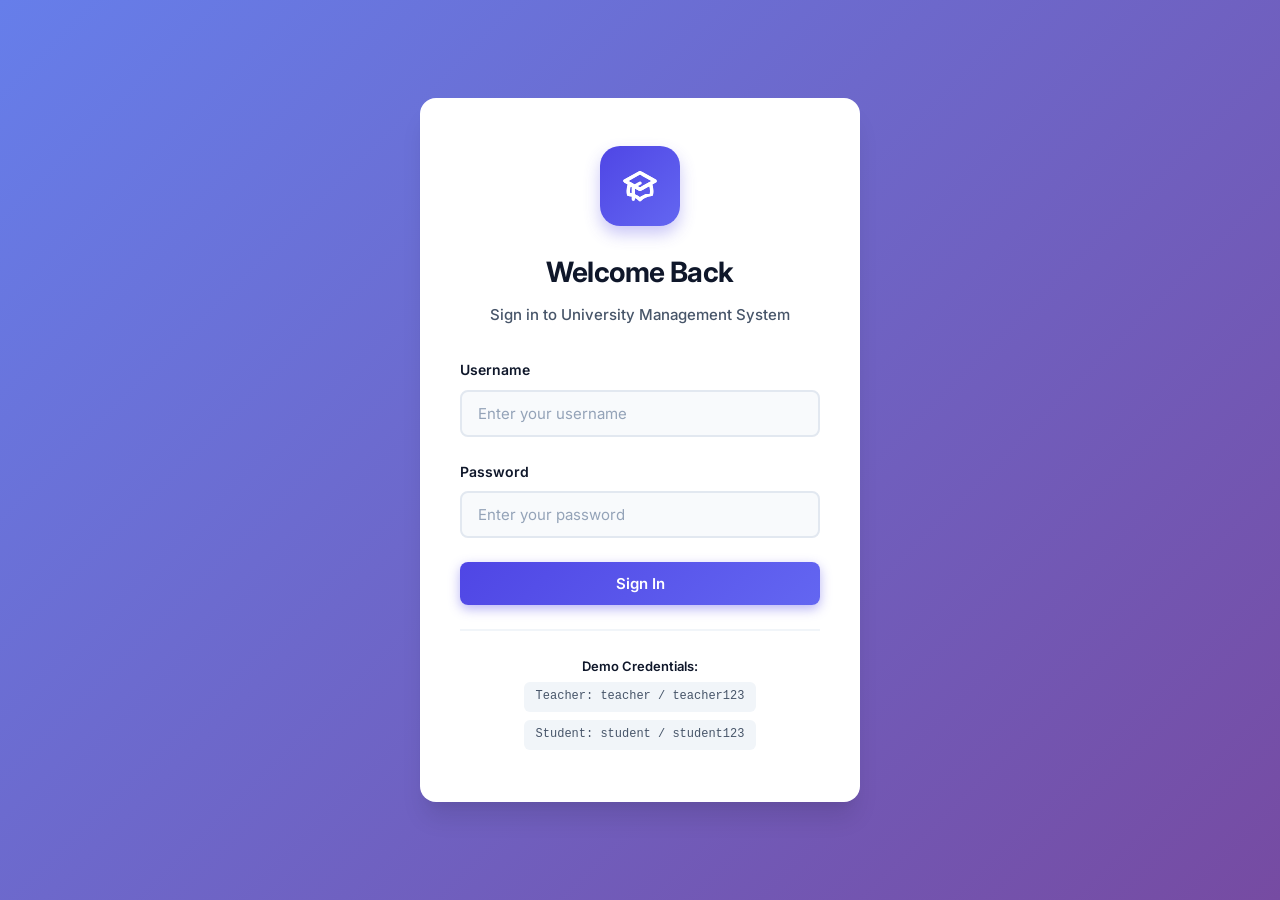
<file: src/main/resources/static/index.html>
<!DOCTYPE html>
<html lang="en">
<head>
    <meta charset="UTF-8">
    <meta name="viewport" content="width=device-width, initial-scale=1.0">
    <title>Login - University Management System</title>
    <link rel="preconnect" href="https://fonts.googleapis.com">
    <link rel="preconnect" href="https://fonts.gstatic.com" crossorigin>
    <link href="https://fonts.googleapis.com/css2?family=Inter:wght@400;500;600;700&display=swap" rel="stylesheet">
    <link rel="stylesheet" href="css/style.css">
</head>
<body>
<div class="login-container">
    <div class="login-card">
        <div class="login-header">
            <div class="login-logo">
                <svg xmlns="http://www.w3.org/2000/svg" fill="none" viewBox="0 0 24 24" stroke="currentColor">
                    <path stroke-linecap="round" stroke-linejoin="round" stroke-width="2" d="M12 14l9-5-9-5-9 5 9 5z"/>
                    <path stroke-linecap="round" stroke-linejoin="round" stroke-width="2" d="M12 14l6.16-3.422a12.083 12.083 0 01.665 6.479A11.952 11.952 0 0012 20.055a11.952 11.952 0 00-6.824-2.998 12.078 12.078 0 01.665-6.479L12 14z"/>
                    <path stroke-linecap="round" stroke-linejoin="round" stroke-width="2" d="M12 14l9-5-9-5-9 5 9 5zm0 0l6.16-3.422a12.083 12.083 0 01.665 6.479A11.952 11.952 0 0012 20.055a11.952 11.952 0 00-6.824-2.998 12.078 12.078 0 01.665-6.479L12 14zm-4 6v-7.5l4-2.222"/>
                </svg>
            </div>
            <h1 class="login-title">Welcome Back</h1>
            <p class="login-subtitle">Sign in to University Management System</p>
        </div>

        <form id="loginForm">
            <div id="alertContainer"></div>

            <div class="form-group">
                <label class="form-label" for="username">Username</label>
                <input type="text" id="username" class="form-input" placeholder="Enter your username" required>
            </div>

            <div class="form-group">
                <label class="form-label" for="password">Password</label>
                <input type="password" id="password" class="form-input" placeholder="Enter your password" required>
            </div>

            <button type="submit" class="btn btn-primary btn-block">
                Sign In
            </button>
        </form>

        <div class="demo-credentials">
            <p>
                <strong>Demo Credentials:</strong><br>
                <span class="credential-item">Teacher: teacher / teacher123</span><br>
                <span class="credential-item">Student: student / student123</span>
            </p>
        </div>
    </div>
</div>

<script>
    // Store credentials for API calls
    let authCredentials = '';

    document.getElementById('loginForm').addEventListener('submit', async function(e) {
        e.preventDefault();

        const username = document.getElementById('username').value;
        const password = document.getElementById('password').value;
        const alertContainer = document.getElementById('alertContainer');

        // Clear previous alerts
        alertContainer.innerHTML = '';

        try {
            const response = await fetch('/api/auth/login', {
                method: 'POST',
                headers: {
                    'Content-Type': 'application/json'
                },
                body: JSON.stringify({ username, password })
            });

            const data = await response.json();

            if (response.ok && data.success) {
                // Create base64 credentials for subsequent API calls
                authCredentials = btoa(username + ':' + password);
                
                // Store credentials and role in session storage
                sessionStorage.setItem('authCredentials', authCredentials);
                sessionStorage.setItem('role', data.role);
                sessionStorage.setItem('username', data.username);
                sessionStorage.setItem('id', data.id);
                if (data.studentId) {
                    sessionStorage.setItem('studentId', data.studentId);
                }
                if (data.teacherId) {
                    sessionStorage.setItem('teacherId', data.teacherId);
                }

                // Redirect based on role
                if (data.role === 'TEACHER') {
                    window.location.href = '/teacher/dashboard.html';
                } else if (data.role === 'STUDENT') {
                    window.location.href = '/student/dashboard.html';
                } else {
                    window.location.href = '/dashboard.html';
                }
            } else {
                alertContainer.innerHTML = `
                    <div class="alert alert-danger">
                        <svg xmlns="http://www.w3.org/2000/svg" width="20" height="20" fill="none" viewBox="0 0 24 24" stroke="currentColor">
                            <path stroke-linecap="round" stroke-linejoin="round" stroke-width="2" d="M12 8v4m0 4h.01M21 12a9 9 0 11-18 0 9 9 0 0118 0z"/>
                        </svg>
                        ${data.message || 'Invalid username or password'}
                    </div>
                `;
            }
        } catch (error) {
            alertContainer.innerHTML = `
                <div class="alert alert-danger">
                    <svg xmlns="http://www.w3.org/2000/svg" width="20" height="20" fill="none" viewBox="0 0 24 24" stroke="currentColor">
                        <path stroke-linecap="round" stroke-linejoin="round" stroke-width="2" d="M12 8v4m0 4h.01M21 12a9 9 0 11-18 0 9 9 0 0118 0z"/>
                    </svg>
                    Connection error. Please try again.
                </div>
            `;
        }
    });
</script>
</body>
</html>
</file>
<file: src/main/resources/static/css/style.css>
:root {
    --primary: #4f46e5;
    --primary-dark: #4338ca;
    --primary-light: #6366f1;
    --secondary: #64748b;
    --success: #10b981;
    --danger: #ef4444;
    --warning: #f59e0b;
    --info: #3b82f6;
    
    --bg-primary: #ffffff;
    --bg-secondary: #f8fafc;
    --bg-tertiary: #f1f5f9;
    
    --text-primary: #0f172a;
    --text-secondary: #475569;
    --text-tertiary: #94a3b8;
    
    --border: #e2e8f0;
    --border-light: #f1f5f9;
    
    --shadow-sm: 0 1px 2px 0 rgba(0, 0, 0, 0.05);
    --shadow: 0 4px 6px -1px rgba(0, 0, 0, 0.1), 0 2px 4px -1px rgba(0, 0, 0, 0.06);
    --shadow-lg: 0 10px 15px -3px rgba(0, 0, 0, 0.1), 0 4px 6px -2px rgba(0, 0, 0, 0.05);
    --shadow-xl: 0 20px 25px -5px rgba(0, 0, 0, 0.1), 0 10px 10px -5px rgba(0, 0, 0, 0.04);
    
    --radius-sm: 0.375rem;
    --radius: 0.5rem;
    --radius-lg: 0.75rem;
    --radius-xl: 1rem;
}

* {
    margin: 0;
    padding: 0;
    box-sizing: border-box;
}

body {
    font-family: 'Inter', -apple-system, BlinkMacSystemFont, 'Segoe UI', Roboto, Oxygen, Ubuntu, Cantarell, sans-serif;
    background: linear-gradient(135deg, #667eea 0%, #764ba2 100%);
    min-height: 100vh;
    display: flex;
    align-items: center;
    justify-content: center;
    padding: 20px;
    color: var(--text-primary);
    line-height: 1.6;
    -webkit-font-smoothing: antialiased;
    -moz-osx-font-smoothing: grayscale;
}

/* Login Container */
.login-container {
    width: 100%;
    max-width: 440px;
    animation: fadeInUp 0.6s ease-out;
}

@keyframes fadeInUp {
    from {
        opacity: 0;
        transform: translateY(30px);
    }
    to {
        opacity: 1;
        transform: translateY(0);
    }
}

/* Login Card */
.login-card {
    background: var(--bg-primary);
    border-radius: var(--radius-xl);
    box-shadow: var(--shadow-xl);
    padding: 48px 40px;
    backdrop-filter: blur(10px);
}

/* Login Header */
.login-header {
    text-align: center;
    margin-bottom: 32px;
}

.login-logo {
    display: inline-flex;
    align-items: center;
    justify-content: center;
    width: 80px;
    height: 80px;
    background: linear-gradient(135deg, var(--primary) 0%, var(--primary-light) 100%);
    border-radius: 20px;
    margin-bottom: 24px;
    box-shadow: 0 8px 16px rgba(79, 70, 229, 0.3);
}

.login-logo svg {
    width: 40px;
    height: 40px;
    color: white;
    stroke-width: 2;
}

.login-title {
    font-size: 28px;
    font-weight: 700;
    color: var(--text-primary);
    margin-bottom: 8px;
    letter-spacing: -0.02em;
}

.login-subtitle {
    font-size: 15px;
    color: var(--text-secondary);
    font-weight: 500;
}

/* Form Styles */
.form-group {
    margin-bottom: 24px;
}

.form-label {
    display: block;
    font-size: 14px;
    font-weight: 600;
    color: var(--text-primary);
    margin-bottom: 8px;
}

.form-input {
    width: 100%;
    padding: 12px 16px;
    font-size: 15px;
    color: var(--text-primary);
    background: var(--bg-secondary);
    border: 2px solid var(--border);
    border-radius: var(--radius);
    transition: all 0.2s ease;
    font-family: inherit;
}

.form-input:hover {
    border-color: var(--secondary);
    background: var(--bg-primary);
}

.form-input:focus {
    outline: none;
    border-color: var(--primary);
    background: var(--bg-primary);
    box-shadow: 0 0 0 4px rgba(79, 70, 229, 0.1);
}

.form-input::placeholder {
    color: var(--text-tertiary);
}

/* Button Styles */
.btn {
    display: inline-flex;
    align-items: center;
    justify-content: center;
    gap: 8px;
    padding: 12px 24px;
    font-size: 15px;
    font-weight: 600;
    border: none;
    border-radius: var(--radius);
    cursor: pointer;
    transition: all 0.2s ease;
    font-family: inherit;
    text-decoration: none;
    white-space: nowrap;
}

.btn:disabled {
    opacity: 0.5;
    cursor: not-allowed;
}

.btn-primary {
    background: linear-gradient(135deg, var(--primary) 0%, var(--primary-light) 100%);
    color: white;
    box-shadow: 0 4px 12px rgba(79, 70, 229, 0.4);
}

.btn-primary:hover:not(:disabled) {
    transform: translateY(-2px);
    box-shadow: 0 6px 16px rgba(79, 70, 229, 0.5);
}

.btn-primary:active:not(:disabled) {
    transform: translateY(0);
}

.btn-block {
    width: 100%;
}

/* Alert Styles */
.alert {
    display: flex;
    align-items: flex-start;
    gap: 12px;
    padding: 14px 16px;
    border-radius: var(--radius);
    font-size: 14px;
    font-weight: 500;
    margin-bottom: 20px;
    animation: slideDown 0.3s ease-out;
}

@keyframes slideDown {
    from {
        opacity: 0;
        transform: translateY(-10px);
    }
    to {
        opacity: 1;
        transform: translateY(0);
    }
}

.alert svg {
    flex-shrink: 0;
    margin-top: 1px;
}

.alert-danger {
    background: #fef2f2;
    color: #991b1b;
    border: 1px solid #fecaca;
}

.alert-success {
    background: #f0fdf4;
    color: #166534;
    border: 1px solid #bbf7d0;
}

.alert-info {
    background: #eff6ff;
    color: #1e40af;
    border: 1px solid #bfdbfe;
}

/* Demo Credentials Box */
.demo-credentials {
    margin-top: 24px;
    padding-top: 24px;
    border-top: 2px solid var(--border-light);
    text-align: center;
}

.demo-credentials p {
    font-size: 13px;
    color: var(--text-secondary);
    line-height: 1.8;
}

.demo-credentials strong {
    color: var(--text-primary);
    font-weight: 600;
}

.credential-item {
    display: inline-block;
    margin: 4px 8px;
    padding: 4px 12px;
    background: var(--bg-tertiary);
    border-radius: var(--radius-sm);
    font-family: 'Courier New', monospace;
    font-size: 12px;
}

/* Responsive Design */
@media (max-width: 480px) {
    .login-card {
        padding: 32px 24px;
    }
    
    .login-title {
        font-size: 24px;
    }
    
    .login-logo {
        width: 64px;
        height: 64px;
    }
    
    .login-logo svg {
        width: 32px;
        height: 32px;
    }
}

/* Loading Spinner */
.spinner {
    display: inline-block;
    width: 16px;
    height: 16px;
    border: 2px solid rgba(255, 255, 255, 0.3);
    border-top-color: white;
    border-radius: 50%;
    animation: spin 0.6s linear infinite;
}

@keyframes spin {
    to {
        transform: rotate(360deg);
    }
}

/* Smooth transitions */
.form-input,
.btn,
.alert {
    will-change: transform;
}

/* Focus visible for accessibility */
.btn:focus-visible,
.form-input:focus-visible {
    outline: 2px solid var(--primary);
    outline-offset: 2px;
}
</file>
